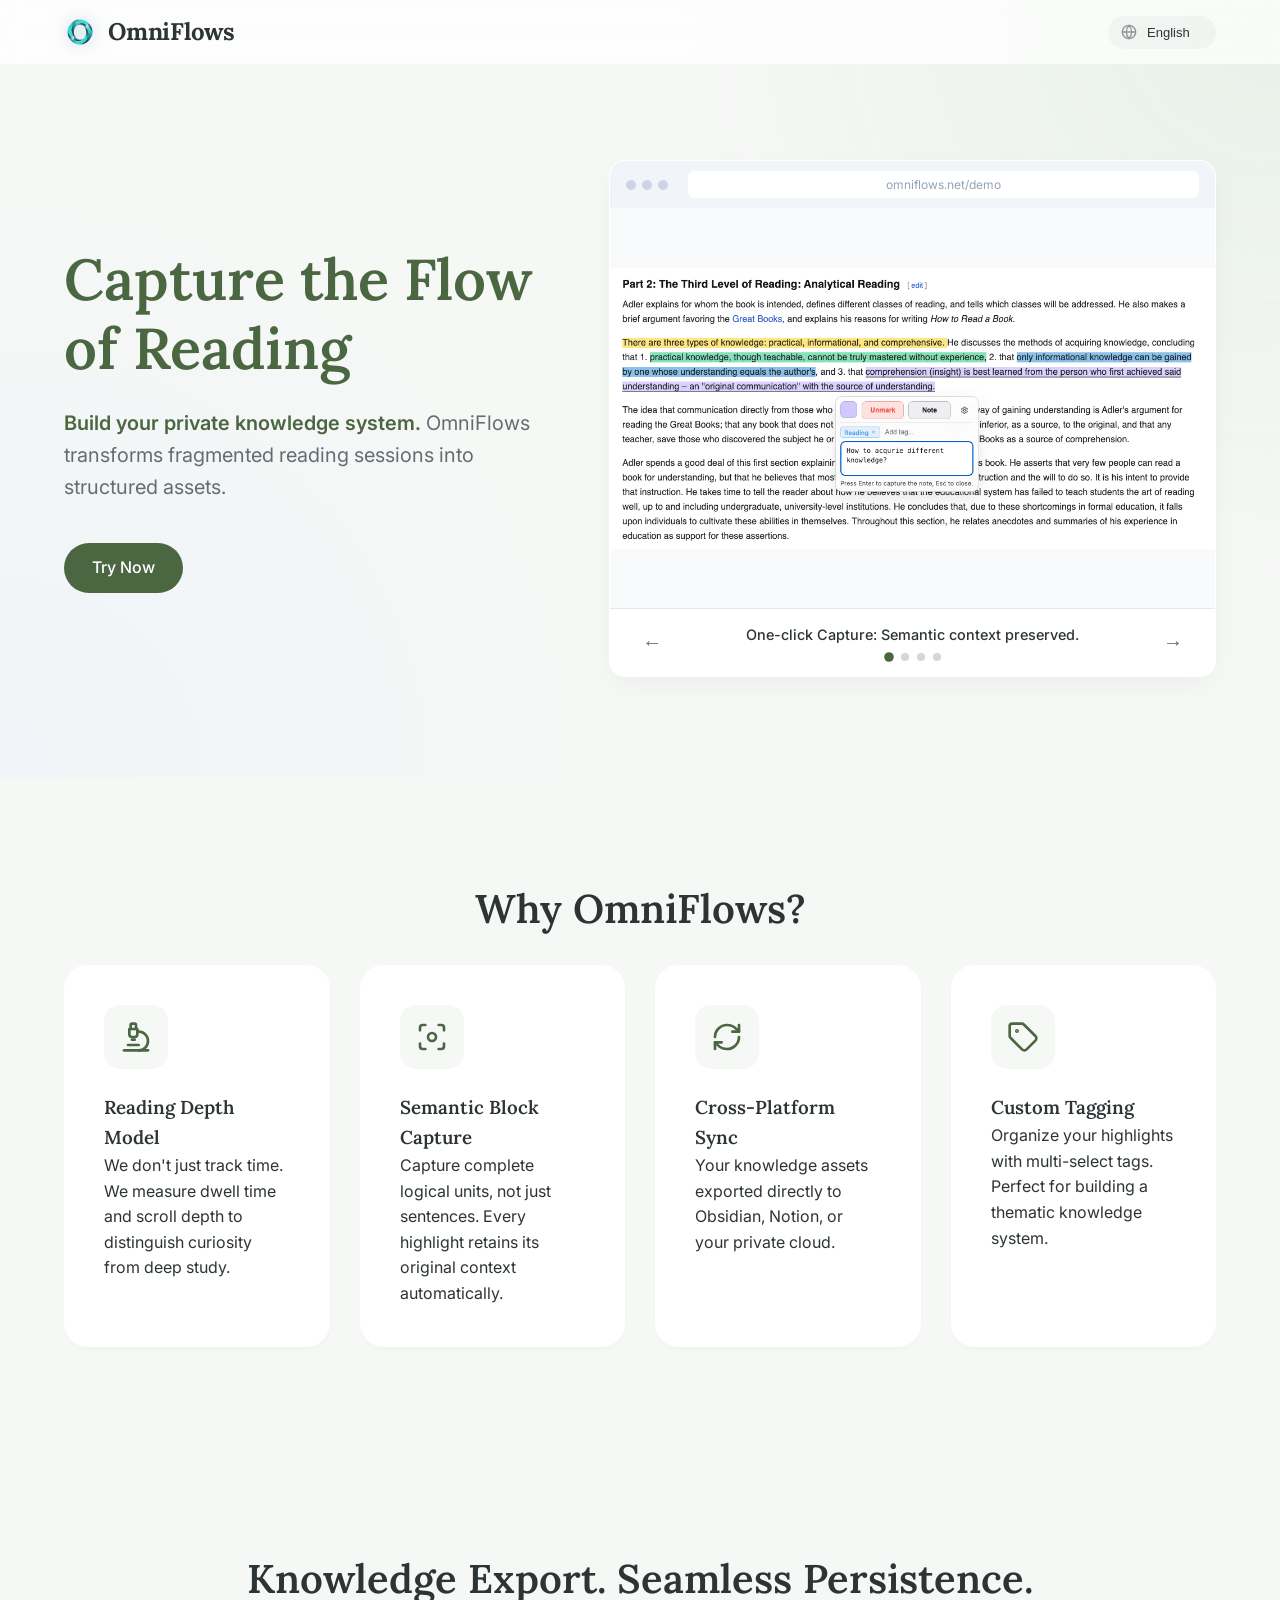
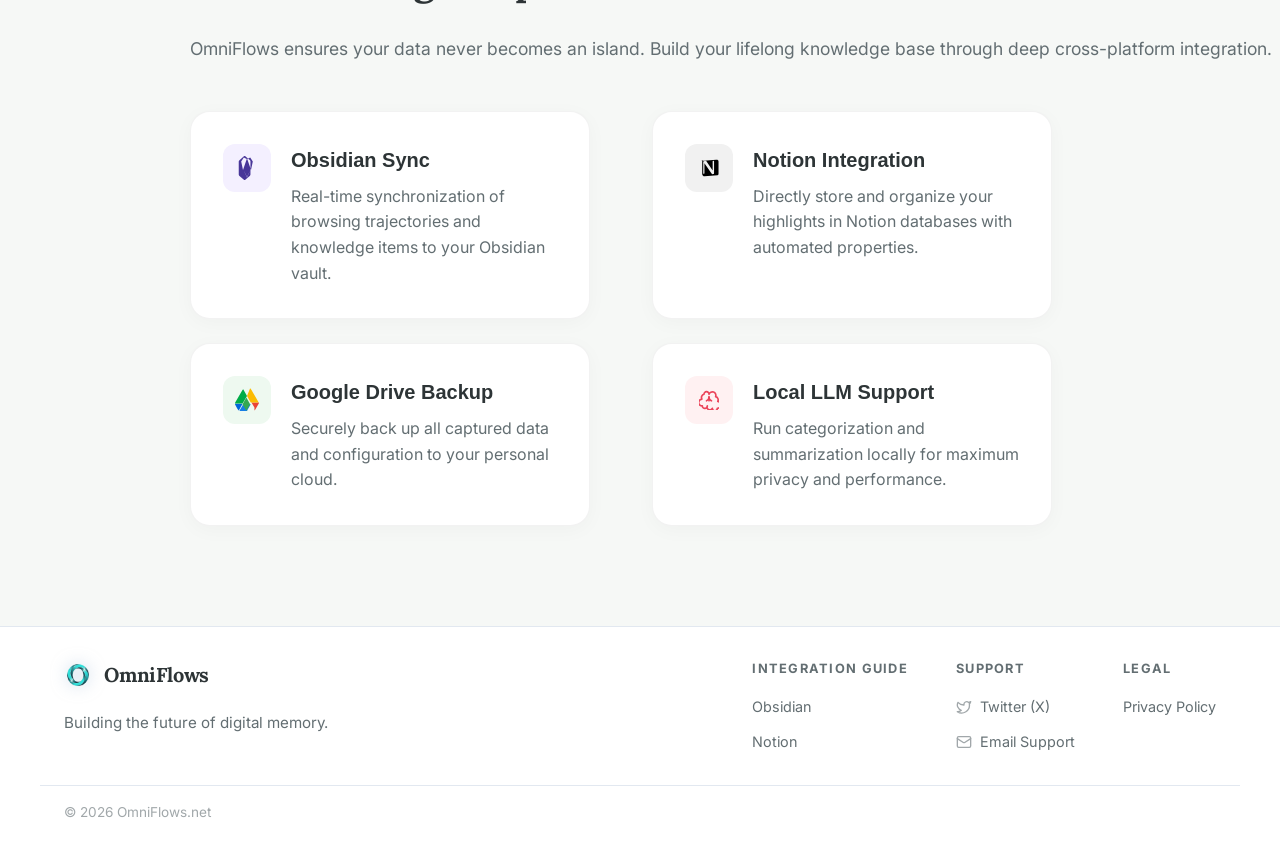
<file: index.html>
<!DOCTYPE html>
<html lang='en'>

<head>
    <meta charset='UTF-8'>
    <meta name='viewport' content='width=device-width, initial-scale=1.0'>
    <title>OmniFlows - Capture the Flow of Reading</title>
    <meta name='description'
        content='Turn fragmented reading behavior into structured knowledge with OmniFlows. Semantic capture, reading depth analysis, and seamless integration.'>
    <link rel="icon" type="image/png" sizes="180x180" href="img/icon-180.png">
    <link rel="icon" type="image/png" sizes="128x128" href="img/icon-128.png">
    <link rel="icon" type="image/png" sizes="32x32" href="img/icon-32.png">
    <link rel="icon" type="image/png" sizes="16x16" href="img/icon-16.png">
    <link rel='stylesheet' href='index.css'>
    <!-- Google tag (gtag.js) -->
    <script async src="https://www.googletagmanager.com/gtag/js?id=G-EJB6GE2WNC"></script>
    <script>
        window.dataLayer = window.dataLayer || [];
        function gtag() { dataLayer.push(arguments); }
        gtag('js', new Date());

        gtag('config', 'G-EJB6GE2WNC');
    </script>
</head>

<body>
    <nav class='glass sticky-nav'>
        <div class='container nav-content'>
            <div class='logo'>
                <img src='./img/icon-180.png' alt='OmniFlows Logo' class='logo-img'>
                <span class='heading-serif'>OmniFlows</span>
            </div>
            <div class='nav-links'>
                <div class='lang-wrapper'>
                    <svg xmlns='http://www.w3.org/2000/svg' width='16' height='16' viewBox='0 0 24 24' fill='none'
                        stroke='currentColor' stroke-width='2' stroke-linecap='round' stroke-linejoin='round'
                        class='lang-icon'>
                        <circle cx='12' cy='12' r='10' />
                        <line x1='2' y1='12' x2='22' y2='12' />
                        <path
                            d='M12 2a15.3 15.3 0 0 1 4 10 15.3 15.3 0 0 1-4 10 15.3 15.3 0 0 1-4-10 15.3 15.3 0 0 1 4-10z' />
                    </svg>
                    <select class='language-select' id='language-select' aria-label='Language'>
                        <option value='en'>English</option>
                        <option value='de'>Deutsch</option>
                        <option value='fr'>Français</option>
                        <option value='zh-CN'>简体中文</option>
                        <option value='zh-TW'>繁體中文</option>
                        <option value='ja'>日本語</option>
                    </select>
                </div>
            </div>
        </div>
    </nav>
    <header class='hero'>
        <div class='container hero-grid'>
            <div class='hero-text animate-fade-in'>
                <h1 data-i18n='heroTitle'>Capture the Flow of Reading</h1>
                <p class='subtitle' data-i18n='heroSub'>Build your private knowledge system. OmniFlows transforms
                    fragmented reading sessions into structured assets.</p>
                <div class='hero-btns'><a href='https://chromewebstore.google.com/detail/omniflows/'
                        class='btn btn-primary' data-i18n='ctaLearnMore'>Try Now</a></div>
            </div>
            <div id='demo' class='hero-demo animate-fade-in delay-1'>
                <div class='demo-display'>
                    <div class='demo-window glass' id='demo-window'>
                        <button class='theater-close' id='theater-close' aria-label='Exit Fullscreen'>&times;</button>
                        <div class='demo-header'>
                            <div class='dots'><span></span><span></span><span></span></div>
                            <div class='url-bar'>omniflows.net/demo</div>
                        </div>
                        <div class='demo-content'>
                            <div class='demo-slide-container' id='demo-slides'>
                                <div class='demo-slide active' id='slide-1'><img
                                        src='omniflwos_screenshot/capture-0.jpg' alt='Select to capture'></div>
                                <div class='demo-slide' id='slide-2'><img src='omniflwos_screenshot/option-1.jpg'
                                        alt='Knowledge Review'></div>
                                <div class='demo-slide' id='slide-3'><img src='omniflwos_screenshot/popup-view.jpg'
                                        alt='AI Insights'></div>
                                <div class='demo-slide' id='slide-4'><img src='omniflwos_screenshot/timeline.jpg'
                                        alt='Integrations'></div>
                            </div>
                        </div>
                        <div class='demo-controls'>
                            <button id='prev-slide'>←</button>
                            <div class='controls-center'>
                                <div class='demo-captions' id='demo-captions'>
                                    <div class='control-caption active' data-i18n='demoCapture'>One-click Capture:
                                        Semantic context preserved.</div>
                                    <div class='control-caption' data-i18n='demoReview'>Knowledge Review: Daily insights
                                        generated by AI.</div>
                                    <div class='control-caption' data-i18n='demoInsight'>Daily Digest: AI-driven themes
                                        and takeaways.</div>
                                    <div class='control-caption' data-i18n='demoSync'>Seamless Sync: Obsidian, Notion &
                                        Google Drive.</div>
                                </div>
                                <div class='slide-dots' id='slide-pips'></div>
                            </div>
                            <button id='next-slide'>→</button>
                        </div>
                    </div>
                </div>
            </div>
        </div>
    </header>
    <section class='cases' id='cases'>
        <div class='container'>
            <h2 class='section-title animate-fade-in' data-i18n='whyOmniFlows'>Why OmniFlows?</h2>
            <div class='case-grid'>
                <div class='case-card animate-fade-in delay-1'>
                    <div class='icon-wrapper'><svg xmlns='http://www.w3.org/2000/svg' width='32' height='32'
                            viewBox='0 0 24 24' fill='none' stroke='currentColor' stroke-width='2'
                            stroke-linecap='round' stroke-linejoin='round' class='lucide lucide-microscope'>
                            <path d='M6 18h8' />
                            <path d='M3 22h18' />
                            <path d='M14 22a7 7 0 1 0 0-14h-1' />
                            <path d='M9 14h2' />
                            <path d='M9 12a2 2 0 0 1-2-2V6h6v4a2 2 0 0 1-2 2Z' />
                            <path d='M12 6V3a1 1 0 0 0-1-1H9a1 1 0 0 0-1 1v3' />
                        </svg></div>
                    <h3 data-i18n='case1Title'>Reading Depth Model</h3>
                    <p data-i18n='case1Text'>We don't just track time. We measure dwell time and scroll depth to
                        distinguish curiosity from deep study.</p>
                </div>
                <div class='case-card animate-fade-in delay-2'>
                    <div class='icon-wrapper'><svg xmlns='http://www.w3.org/2000/svg' width='32' height='32'
                            viewBox='0 0 24 24' fill='none' stroke='currentColor' stroke-width='2'
                            stroke-linecap='round' stroke-linejoin='round' class='lucide lucide-focus'>
                            <circle cx='12' cy='12' r='3' />
                            <path d='M3 7V5a2 2 0 0 1 2-2h2' />
                            <path d='M17 3h2a2 2 0 0 1 2 2v2' />
                            <path d='M21 17v2a2 2 0 0 1-2 2h-2' />
                            <path d='M7 21H5a2 2 0 0 1-2-2v-2' />
                        </svg></div>
                    <h3 data-i18n='case2Title'>Semantic Block Capture</h3>
                    <p data-i18n='case2Text'>Capture complete logical units, not just sentences. Every highlight retains
                        its original context automatically.</p>
                </div>
                <div class='case-card animate-fade-in delay-3'>
                    <div class='icon-wrapper'><svg xmlns='http://www.w3.org/2000/svg' width='32' height='32'
                            viewBox='0 0 24 24' fill='none' stroke='currentColor' stroke-width='2'
                            stroke-linecap='round' stroke-linejoin='round' class='lucide lucide-refresh-cw'>
                            <path d='M3 12a9 9 0 0 1 9-9 9.75 9.75 0 0 1 6.74 2.74L21 8' />
                            <path d='M21 3v5h-5' />
                            <path d='M21 12a9 9 0 0 1-9 9 9.75 9.75 0 0 1-6.74-2.74L3 16' />
                            <path d='M3 21v-5h5' />
                        </svg></div>
                    <h3 data-i18n='case3Title'>Cross-Platform Sync</h3>
                    <p data-i18n='case3Text'>Your knowledge assets exported directly to Obsidian, Notion, or your
                        private cloud.</p>
                </div>
                <div class='case-card animate-fade-in delay-4'>
                    <div class='icon-wrapper'><svg xmlns='http://www.w3.org/2000/svg' width='32' height='32'
                            viewBox='0 0 24 24' fill='none' stroke='currentColor' stroke-width='2'
                            stroke-linecap='round' stroke-linejoin='round'>
                            <path
                                d='M12.586 2.586A2 2 0 0 0 11.172 2H4a2 2 0 0 0-2 2v7.172a2 2 0 0 0 .586 1.414l8.704 8.704a2.426 2.426 0 0 0 3.42 0l6.579-6.579a2.426 2.426 0 0 0 0-3.42z' />
                            <circle cx='7.5' cy='7.5' r='.5' fill='currentColor' />
                        </svg></div>
                    <h3 data-i18n='case4Title'>Custom Tagging</h3>
                    <p data-i18n='case4Text'>Organize your highlights with multi-select tags. Perfect for building a
                        thematic knowledge system.</p>
                </div>
            </div>
        </div>
    </section>
    <section class='integrations' id='integrations'>
        <div class='container text-center'>
            <h2 class='section-title' data-i18n='integHeader'>Knowledge Export. Seamless Persistence.</h2>
            <p class='section-subtext mx-auto' data-i18n='integSub'>OmniFlows ensures your data never becomes an island.
                Build your lifelong knowledge base through deep cross-platform integration.</p>
            <div class='integ-row'>
                <div class='integ-item card animate-fade-in delay-1'>
                    <div class='integ-icon-small obsidian-color'><svg xmlns='http://www.w3.org/2000/svg'
                            viewBox='0 0 24 24' width='24' height='24'>
                            <path
                                d='M9.44 0a.705.705 0 0 0-.54.23L4.2 4.4a1.49 1.49 0 0 0-.46 1.07v13.06c0 .41.16.8.46 1.1l4.7 4.14a1.05 1.05 0 0 0 1.4 0l4.7-4.14c.3-.3.46-.69.46-1.1V5.47c0-.41-.16-.8-.46-1.1L10.3.23a.705.705 0 0 0-.86-.23zM8.8 1.4L11.75 3 8 13.9 6.2 5.5l2.6-4.1zm6.4 0L17.8 5.5 16 13.9 12.25 3 15.2 1.4zM8.8 14.5l3.2 6.5 3.2-6.5L12 21.5 8.8 14.5z'
                                fill='currentColor' />
                        </svg></div>
                    <div class='integ-info text-left'>
                        <h3 data-i18n='integ1Title'>Obsidian Sync</h3>
                        <p data-i18n='integ1Text'>Real-time synchronization of browsing trajectories and knowledge items
                            to your Obsidian vault.</p>
                    </div>
                </div>
                <div class='integ-item card animate-fade-in delay-2'>
                    <div class='integ-icon-small notion-color'><svg xmlns='http://www.w3.org/2000/svg'
                            viewBox='0 0 24 24' width='24' height='24'>
                            <path
                                d='M4.459 4.208c.746.606 1.026.56 2.428.466l12.214-.84c1.213-.093 1.493.093 1.866.42l.093.093c.373.373.466.746.466 1.12v12.404c0 .84-.28 1.213-.933 1.493l-13.055.84c-.746.047-1.12-.139-1.493-.513l-.28-.28c-.373-.373-.559-.79-.559-1.306V5.421c0-.653.28-1.026.753-1.213zm1.772 1.261v11.937c0 .28.187.373.466.373h.093c.373 0 .466-.093.56-.373l.093-.373v-9.699l7.091 10.169c.42.56.746.7 1.213.653l.42-.047c.56-.047.886-.42.886-.98V5.376c0-.373-.187-.56-.56-.56h-.28c-.373 0-.56.187-.56.513v9.093l-6.251-9.281c-.42-.513-.746-.746-1.26-.653l-.324.047c-.28.047-.506.241-.588.835z'
                                fill='currentColor' />
                        </svg></div>
                    <div class='integ-info text-left'>
                        <h3 data-i18n='integ4Title'>Notion Integration</h3>
                        <p data-i18n='integ4Text'>Directly store and organize your highlights in Notion databases with
                            automated properties.</p>
                    </div>
                </div>
                <div class='integ-item card animate-fade-in delay-3'>
                    <div class='integ-icon-small drive-color'><svg xmlns='http://www.w3.org/2000/svg'
                            viewBox='0 0 87.3 78' width='24' height='24'>
                            <path
                                d='m6.6 66.85 3.85 6.65c.8 1.4 1.95 2.5 3.3 3.3l13.75-23.8h-27.5c0 1.55.4 3.1 1.25 4.5z'
                                fill='#0066da' />
                            <path
                                d='m43.65 24.1-13.75-23.8c-1.35.8-2.5 1.9-3.3 3.3l-25.35 43.9c-.85 1.45-1.25 3-1.25 4.5l27.5.05z'
                                fill='#00ac47' />
                            <path
                                d='m70.7 76.8c1.35-.8 2.5-1.9 3.3-3.3l12.05-20.85c.8-1.4 1.25-3 1.25-4.55h-27.5l-.05.1 10.95 18.25z'
                                fill='#ea4335' />
                            <path
                                d='m43.65 24.1 13.75 23.8h27.45c0-1.55-.4-3.1-1.25-4.55l-25.35-43.9c-.8-1.4-1.95-2.5-3.3-3.3z'
                                fill='#fbbc04' />
                            <path
                                d='m43.65 77.95 13.75-23.8h-27.5l-13.75 23.8c1.35.8 2.9 1.2 4.55 1.2h21.5c1.6 0 3.1-.4 4.45-1.2z'
                                fill='#167ee6' />
                            <path d='m27.5 54.15 13.75 23.8 13.75-23.8-13.75-23.8z' fill='#34a853' />
                        </svg></div>
                    <div class='integ-info text-left'>
                        <h3 data-i18n='integ2Title'>Google Drive Backup</h3>
                        <p data-i18n='integ2Text'>Securely back up all captured data and configuration to your personal
                            cloud.</p>
                    </div>
                </div>
                <div class='integ-item card animate-fade-in delay-4'>
                    <div class='integ-icon-small ai-color'><svg xmlns='http://www.w3.org/2000/svg' width='20'
                            height='20' viewBox='0 0 24 24' fill='none' stroke='currentColor' stroke-width='2'
                            stroke-linecap='round' stroke-linejoin='round' class='lucide lucide-brain'>
                            <path
                                d='M12 5a3 3 0 1 0-5.997.125 4 4 0 0 0-2.526 5.77 4 4 0 0 0 .52 8.21 3 3 0 1 0 5.996-.124A3 3 0 1 0 16 22a3 3 0 1 0 5.996-.124 4 4 0 0 0 .52-8.21 4 4 0 0 0-2.526-5.77A3 3 0 1 0 12 5Z' />
                            <path d='M9 13a4.5 4.5 0 0 0 3-4' />
                            <path d='M15 13a4.5 4.5 0 0 1-3-4' />
                            <path d='M12 13V8' />
                        </svg></div>
                    <div class='integ-info text-left'>
                        <h3 data-i18n='integ3Title'>Local LLM Support</h3>
                        <p data-i18n='integ3Text'>Run categorization and summarization locally for maximum privacy and
                            performance.</p>
                    </div>
                </div>
            </div>
        </div>
    </section>
    <footer>
        <div class='container footer-top'>
            <div class='footer-brand'>
                <div class='logo'>
                    <img src='./img/icon-180.png' alt='OmniFlows Logo' class='logo-img'>
                    <span class='heading-serif'>OmniFlows</span>
                </div>
                <p class='footer-tagline' data-i18n='footerTagline'>Building the future of digital memory.</p>
            </div>
            <div class='footer-info'>
                <div class='footer-group'>
                    <span class='footer-group-title' data-i18n='footerResources'>Integration Guide</span>
                    <a href='obsidian-setup.html' class='footer-contact-item'
                        data-i18n='footerObsidianGuide'>Obsidian</a>
                    <a href='notion-setup.html' class='footer-contact-item' data-i18n='footerNotionGuide'>Notion</a>
                </div>
                <div class='footer-group'>
                    <span class='footer-group-title' data-i18n='footerSupport'>Support</span>
                    <a href='https://x.com/omniflows_net' target='_blank' class='footer-contact-item'>
                        <svg xmlns='http://www.w3.org/2000/svg' viewBox='0 0 24 24' fill='none' stroke='currentColor'
                            stroke-width='2' stroke-linecap='round' stroke-linejoin='round'>
                            <path
                                d='M22 4s-.7 2.1-2 3.4c1.6 10-9.4 17.3-18 11.6 2.2.1 4.4-.6 6-2C3 15.5.5 9.6 3 5c2.2 2.6 5.6 4.1 9 4-.9-4.2 4-6.6 7-3.8 1.1 0 3-1.2 3-1.2z' />
                        </svg>
                        <span>Twitter (X)</span>
                    </a>
                    <a href='mailto:support@omniflows.net' class='footer-contact-item'>
                        <svg xmlns='http://www.w3.org/2000/svg' viewBox='0 0 24 24' fill='none' stroke='currentColor'
                            stroke-width='2' stroke-linecap='round' stroke-linejoin='round'>
                            <rect width='20' height='16' x='2' y='4' rx='2' />
                            <path d='m22 7-8.97 5.7a1.94 1.94 0 0 1-2.06 0L2 7' />
                        </svg>
                        <span>Email Support</span>
                    </a>
                </div>
                <div class='footer-group'>
                    <span class='footer-group-title' data-i18n='footerLegal'>Legal</span>
                    <a href='privacy.html' class='footer-contact-item' data-i18n='footerPrivacy'>
                        <svg xmlns='http://www.w3.org/2000/svg' viewBox='0 0 24 24' fill='none' stroke='currentColor'
                            stroke-width='2' stroke-linecap='round' stroke-linejoin='round'>
                            <path d='M12 22s8-4 8-10V5l-8-3-8 3v7c0 6 8 10 8 10z' />
                        </svg>
                        <span>Privacy Policy</span>
                    </a>
                </div>
            </div>
        </div>
        <div class='container footer-bottom'>
            <p class='copyright'>&copy; 2026 OmniFlows.net</p>
            <script src="demo.js"></script>
            <script src="i18n.js"></script>
            <script>
                // Track CTA Clicks
                document.querySelectorAll('.btn-primary').forEach(btn => {
                    btn.addEventListener('click', (e) => {
                        const text = e.target.innerText || e.target.getAttribute('data-i18n');
                        trackEvent('cta_click', {
                            button_name: text,
                            target_url: e.target.href
                        });
                    });
                });

                // Track Social/Contact Links
                document.querySelectorAll('.footer-contact-item').forEach(link => {
                    link.addEventListener('click', (e) => {
                        const href = link.getAttribute('href');
                        if (!href) return;
                        const type = href.startsWith('mailto:') ? 'email' : (href.includes('privacy.html') ? 'privacy' : 'social');
                        trackEvent('link_click', {
                            link_type: type,
                            target_url: href
                        });
                    });
                });

                // Track Dwell Time Milestones
                const milestones = [
                    { time: 30000, label: '30s' },
                    { time: 60000, label: '60s' },
                    { time: 180000, label: '3m' }
                ];
                milestones.forEach(m => {
                    setTimeout(() => {
                        trackEvent('time_on_page', { duration: m.label });
                    }, m.time);
                });
            </script>
</body>

</html>
</file>
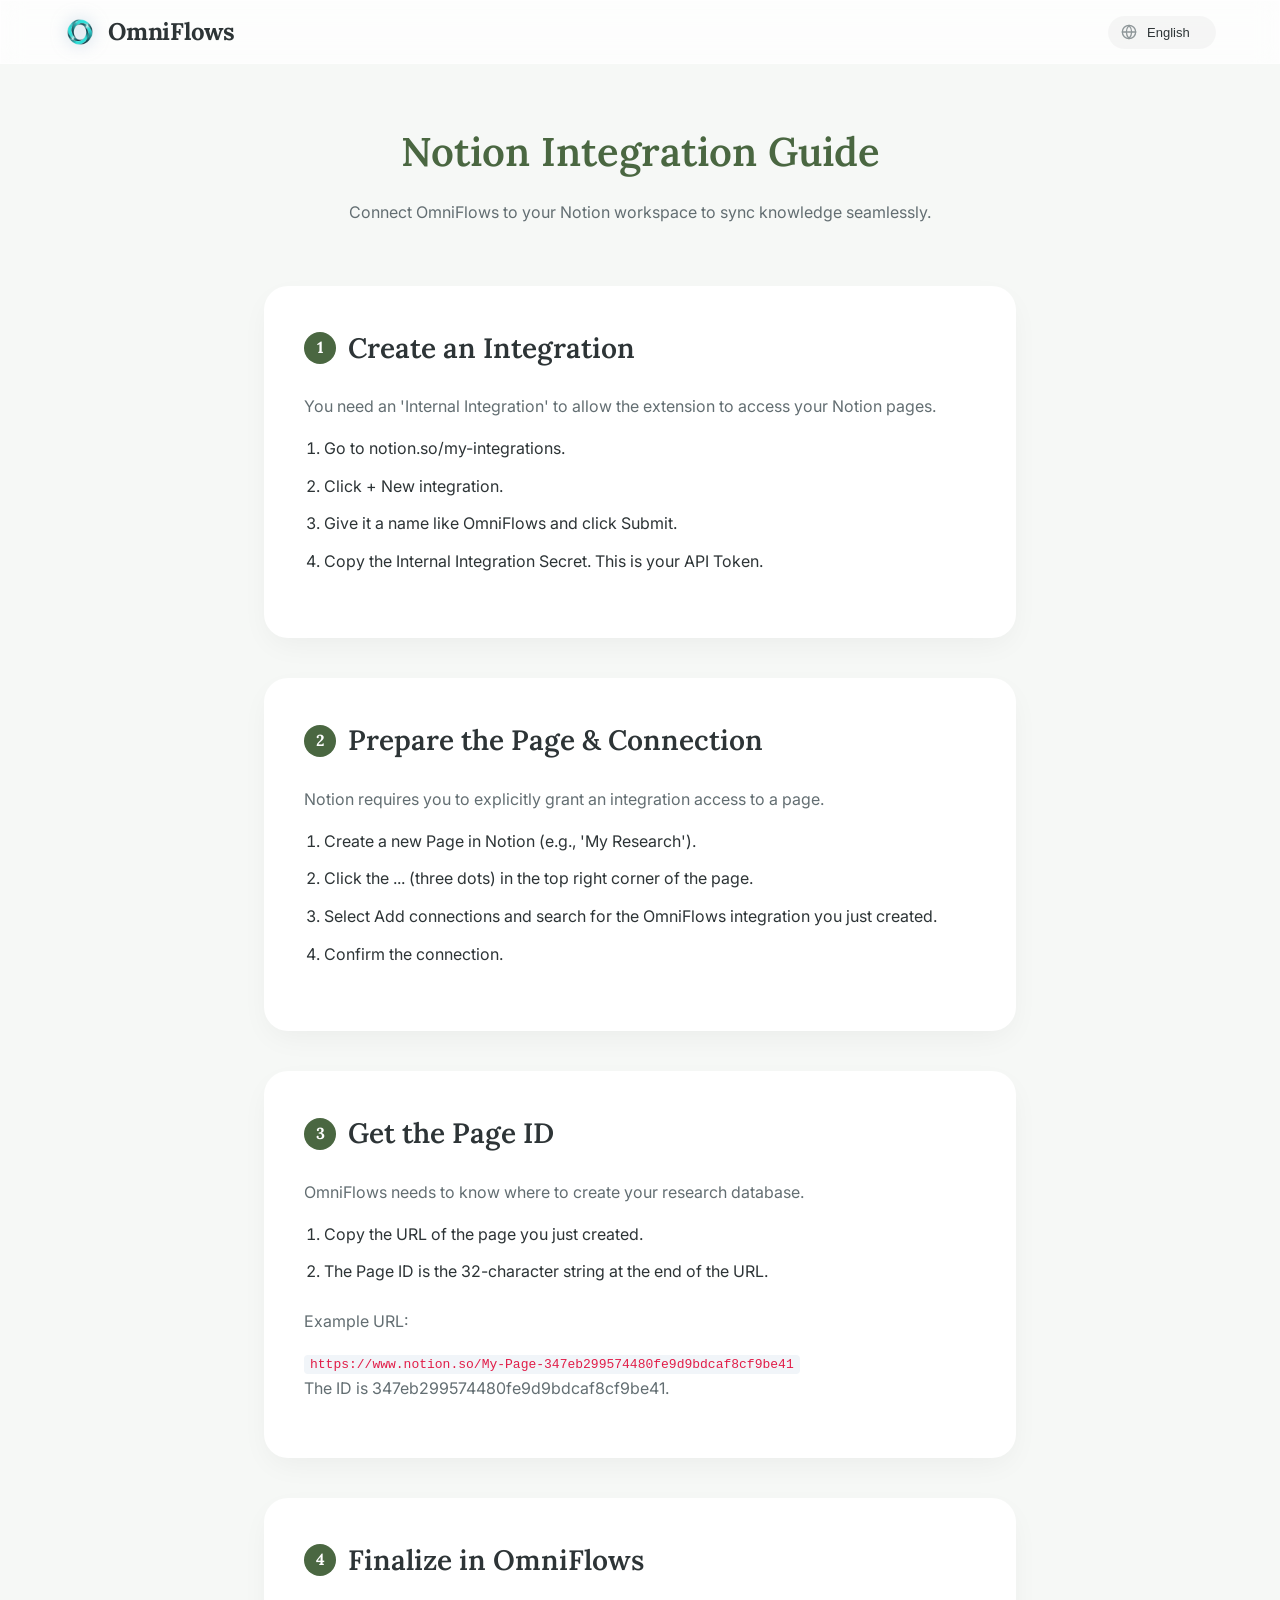
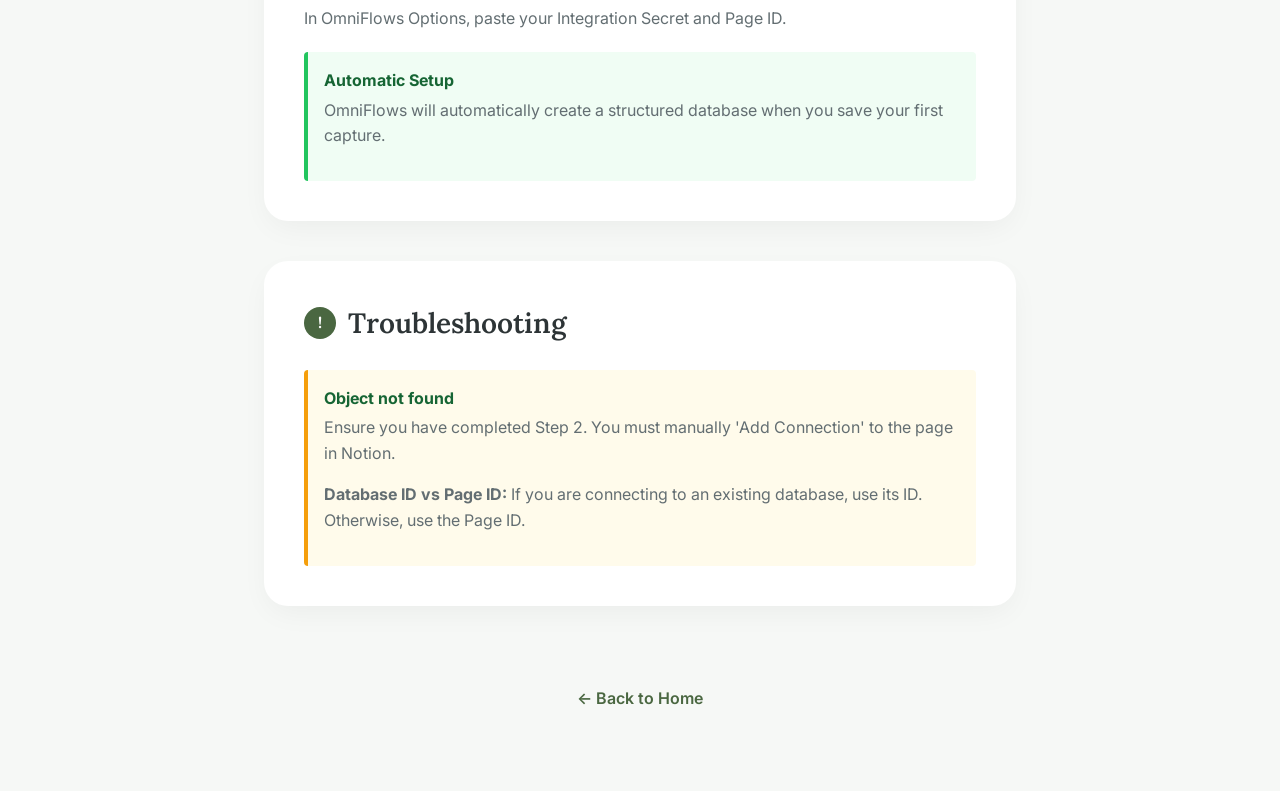
<file: notion-setup.html>
<!DOCTYPE html>
<html lang="en">

<head>
    <meta charset="UTF-8">
    <meta name="viewport" content="width=device-width, initial-scale=1.0">
    <title data-i18n="notionTitle">Notion Integration Setup - OmniFlows</title>
    <link rel="stylesheet" href="index.css">
    <!-- Google tag (gtag.js) -->
    <script async src="https://www.googletagmanager.com/gtag/js?id=G-T52M4HH110"></script>
    <script>
        window.dataLayer = window.dataLayer || [];
        function gtag() { dataLayer.push(arguments); }
        gtag('js', new Date());
        gtag('config', 'G-T52M4HH110');

        // Helper to track custom events
        function trackEvent(name, params = {}) {
            if (typeof gtag === 'function') {
                gtag('event', name, params);
            }
        }
    </script>
    <style>
        /* Setup page specific overrides */
        .setup-container {
            max-width: 800px;
            margin: 0 auto;
            padding: 120px 24px 80px;
        }

        header {
            text-align: center;
            margin-bottom: 60px;
        }

        h1 {
            font-size: 2.5rem;
            color: var(--primary-sage);
            margin-bottom: 16px;
        }

        section {
            background: var(--card-bg);
            border-radius: 24px;
            padding: 40px;
            box-shadow: var(--shadow-soft);
            margin-bottom: 40px;
        }

        h2 {
            font-size: 1.75rem;
            color: var(--text-main);
            margin-bottom: 24px;
            display: flex;
            align-items: center;
            gap: 12px;
        }

        .step-num {
            background: var(--primary-sage);
            color: white;
            width: 32px;
            height: 32px;
            border-radius: 50%;
            display: flex;
            align-items: center;
            justify-content: center;
            font-size: 1rem;
            font-weight: bold;
        }

        p {
            color: var(--text-muted);
            margin-bottom: 16px;
        }

        ul,
        ol {
            margin-bottom: 24px;
            padding-left: 20px;
        }

        li {
            margin-bottom: 12px;
        }

        code {
            background: #f1f5f9;
            padding: 2px 6px;
            border-radius: 4px;
            font-family: monospace;
            color: #e11d48;
        }

        .alert {
            background-color: #f0fdf4;
            border-left: 4px solid #22c55e;
            padding: 16px;
            margin-top: 20px;
            border-radius: 4px;
        }

        .alert-title {
            font-weight: bold;
            color: #166534;
            margin-bottom: 4px;
        }

        .trouble {
            background-color: #fffbeb;
            border-left: 4px solid #f59e0b;
            padding: 16px;
            margin-top: 20px;
            border-radius: 4px;
        }

        .footer-nav {
            margin-top: 80px;
            text-align: center;
        }

        .btn-back {
            color: var(--primary-sage);
            text-decoration: none;
            font-weight: 600;
        }
        
        .code-block {
            background: #1e293b;
            color: #f8fafc;
            padding: 16px;
            border-radius: 8px;
            font-family: monospace;
            overflow-x: auto;
            margin: 10px 0;
            font-size: 0.9rem;
        }
    </style>
</head>

<body>
    <nav class='glass sticky-nav'>
        <div class='container nav-content'>
            <a href="index.html" class='logo'>
                <img src='./img/icon-180.png' alt='OmniFlows Logo' class='logo-img'>
                <span class='heading-serif'>OmniFlows</span>
            </a>
            <div class='nav-links'>
                <div class='lang-wrapper'>
                    <svg xmlns='http://www.w3.org/2000/svg' width='16' height='16' viewBox='0 0 24 24' fill='none'
                        stroke='currentColor' stroke-width='2' stroke-linecap='round' stroke-linejoin='round'
                        class='lang-icon'>
                        <circle cx='12' cy='12' r='10' />
                        <line x1='2' y1='12' x2='22' y2='12' />
                        <path
                            d='M12 2a15.3 15.3 0 0 1 4 10 15.3 15.3 0 0 1-4 10 15.3 15.3 0 0 1-4-10 15.3 15.3 0 0 1 4-10z' />
                    </svg>
                    <select class='language-select' id='language-select' aria-label='Language'>
                        <option value='en'>English</option>
                        <option value='de'>Deutsch</option>
                        <option value='fr'>Français</option>
                        <option value='zh-CN'>简体中文</option>
                        <option value='zh-TW'>繁體中文</option>
                        <option value='ja'>日本語</option>
                    </select>
                </div>
            </div>
        </div>
    </nav>

    <div class="setup-container">
        <header>
            <h1 data-i18n="notionTitle">Notion Integration Guide</h1>
            <p data-i18n="notionSubtitle">Connect OmniFlows to your Notion workspace to sync knowledge seamlessly.</p>
        </header>

        <section>
            <h2>
                <div class="step-num">1</div>
                <span data-i18n="notionStep1">Create an Integration</span>
            </h2>
            <p data-i18n="notionStep1Text">You need an "Internal Integration" to allow the extension to access your Notion pages.</p>
            <ol>
                <li data-i18n="notionStep1Item1">Go to <a href="https://www.notion.so/my-integrations" target="_blank">notion.so/my-integrations</a>.</li>
                <li data-i18n="notionStep1Item2">Click <strong>+ New integration</strong>.</li>
                <li data-i18n="notionStep1Item3">Give it a name like <code>OmniFlows</code> and click <strong>Submit</strong>.</li>
                <li data-i18n="notionStep1Item4">Copy the <strong>Internal Integration Secret</strong>. This is your API Token.</li>
            </ol>
        </section>

        <section>
            <h2>
                <div class="step-num">2</div>
                <span data-i18n="notionStep2">Prepare the Page & Connection</span>
            </h2>
            <p data-i18n="notionStep2Text">Notion requires you to explicitly grant an integration access to a page.</p>
            <ol>
                <li data-i18n="notionStep2Item1">Create a new Page in Notion (e.g., "My Research").</li>
                <li data-i18n="notionStep2Item2">Click the **...** (three dots) in the top right corner of the page.</li>
                <li data-i18n="notionStep2Item3">Select <strong>Add connections</strong> and search for the <code>OmniFlows</code> integration you just created.</li>
                <li data-i18n="notionStep2Item4">Confirm the connection.</li>
            </ol>
        </section>

        <section>
            <h2>
                <div class="step-num">3</div>
                <span data-i18n="notionStep3">Get the Page ID</span>
            </h2>
            <p data-i18n="notionStep3Text">OmniFlows needs to know where to create your research database.</p>
            <ol>
                <li data-i18n="notionStep3Item1">Copy the URL of the page you just created.</li>
                <li data-i18n="notionStep3Item2">The Page ID is the <strong>32-character string</strong> at the end of the URL.</li>
            </ol>
            <p data-i18n="notionExampleUrl">Example URL:</p>
            <code>https://www.notion.so/My-Page-347eb299574480fe9d9bdcaf8cf9be41</code><br>
            <p data-i18n="notionExampleId">The ID is <code>347eb299574480fe9d9bdcaf8cf9be41</code>.</p>
        </section>

        <section>
            <h2>
                <div class="step-num">4</div>
                <span data-i18n="notionStep4">Finalize in OmniFlows</span>
            </h2>
            <p data-i18n="notionStep4Text">In OmniFlows Options, paste your <strong>Integration Secret</strong> and <strong>Page ID</strong>.</p>
            <div class="alert">
                <div class="alert-title" data-i18n="notionAutoSetupTitle">Automatic Setup</div>
                <p data-i18n="notionAutoSetupText">OmniFlows will automatically create a structured database (with tags, properties, and summaries) on that page when you save your first capture.</p>
            </div>
        </section>

        <section>
            <h2>
                <div class="step-num">!</div>
                <span data-i18n="troubleshootingTitle">Troubleshooting</span>
            </h2>
            <div class="trouble">
                <div class="alert-title" data-i18n="notionTrouble1Title">"Object not found"</div>
                <p data-i18n="notionTrouble1Text1">Ensure you have completed <strong>Step 2</strong>. Even if you have the correct API Key, you must manually "Add Connection" to the specific page in Notion.</p>
                
                <p><strong data-i18n="notionTrouble2Title">Database ID vs Page ID:</strong> <span data-i18n="notionTrouble2Text1">If you are connecting to an <em>existing</em> database, use its ID. If connecting to a page, use the Page ID and let OmniFlows create the database for you.</span></p>
            </div>
        </section>

        <div class="footer-nav">
            <a href="index.html" class="btn-back" data-i18n="backToHome">← Back to Home</a>
        </div>
    </div>
    <script src="i18n.js"></script>
</body>

</html>
</file>
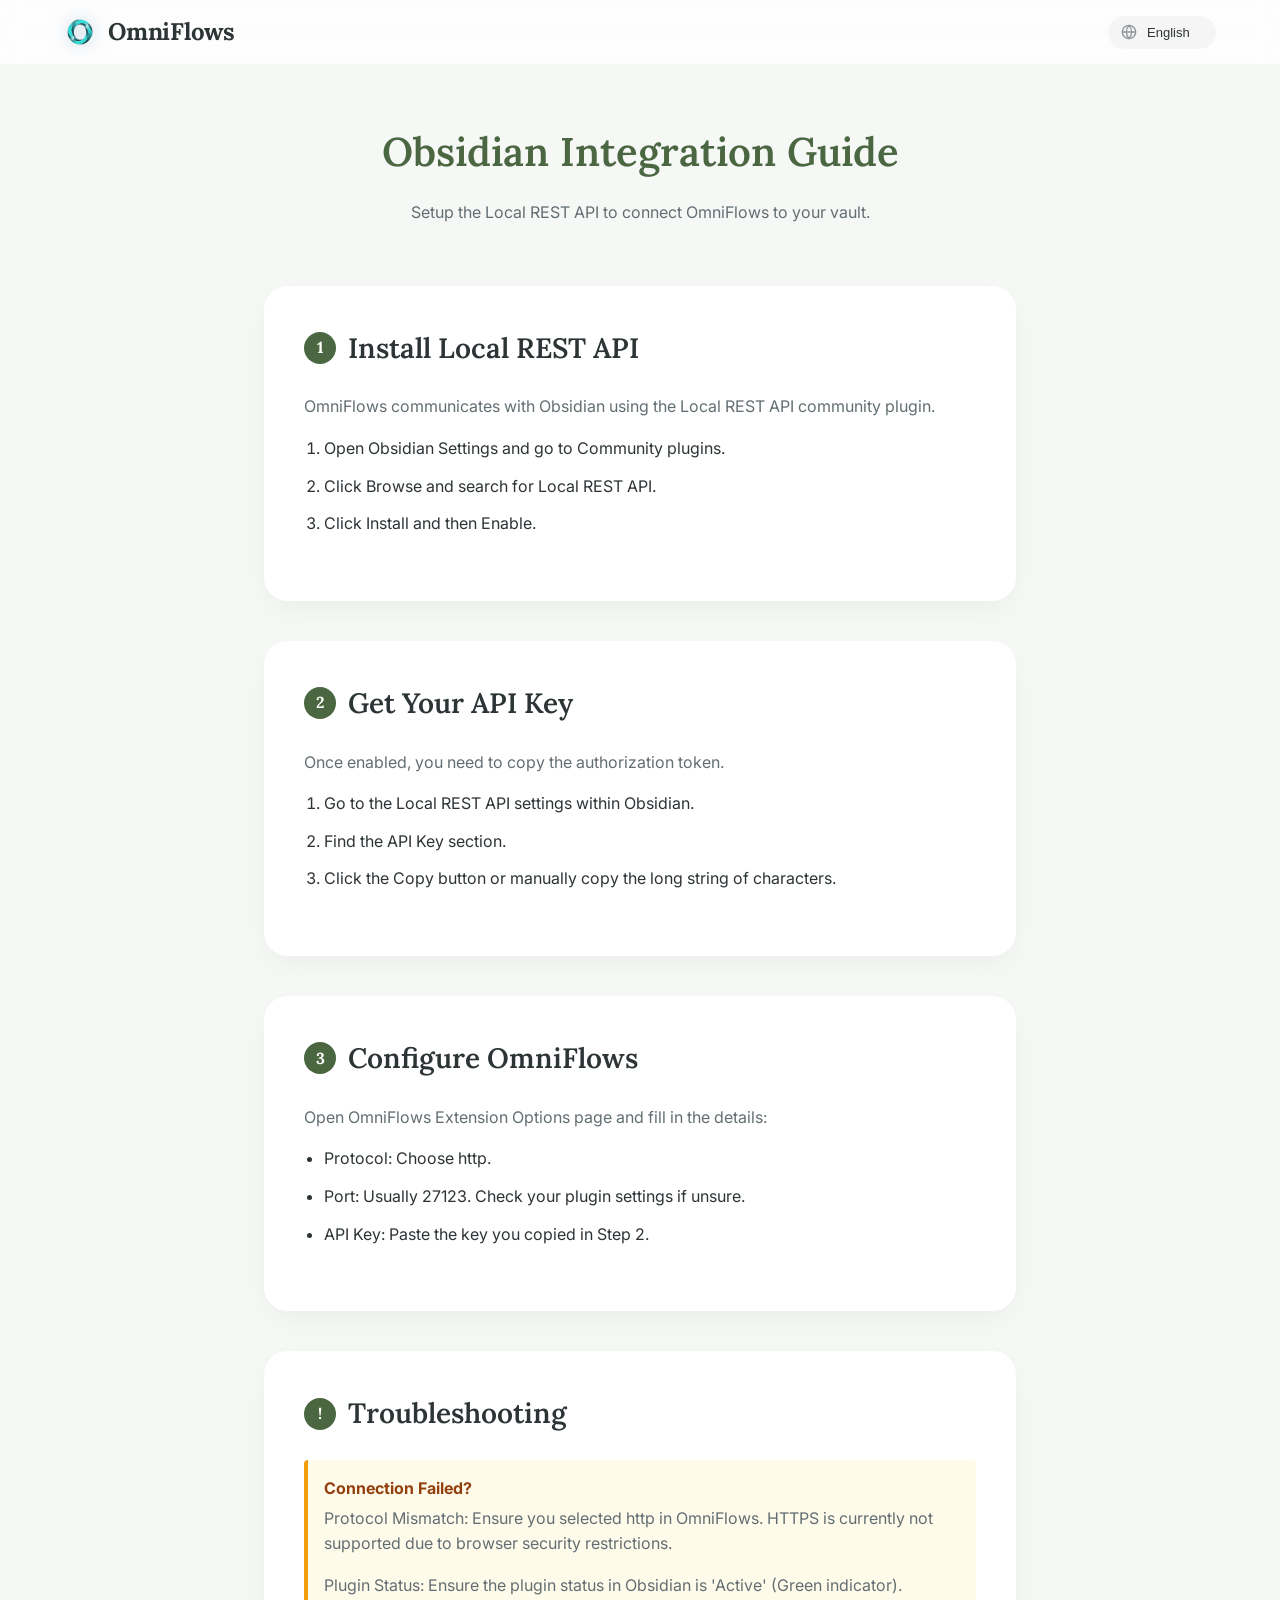
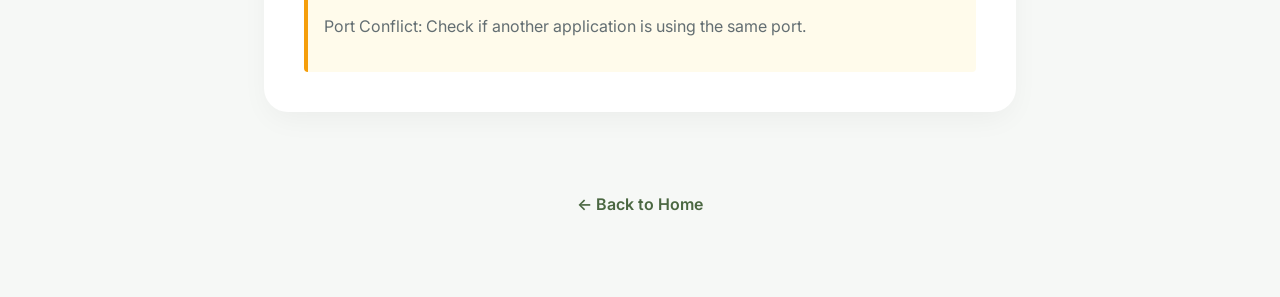
<file: obsidian-setup.html>
<!DOCTYPE html>
<html lang="en">

<head>
    <meta charset="UTF-8">
    <meta name="viewport" content="width=device-width, initial-scale=1.0">
    <title data-i18n="obsidianTitle">Obsidian Integration Guide - OmniFlows</title>
    <link rel="stylesheet" href="index.css">
    <!-- Google tag (gtag.js) -->
    <script async src="https://www.googletagmanager.com/gtag/js?id=G-T52M4HH110"></script>
    <script>
        window.dataLayer = window.dataLayer || [];
        function gtag() { dataLayer.push(arguments); }
        gtag('js', new Date());
        gtag('config', 'G-T52M4HH110');

        // Helper to track custom events
        function trackEvent(name, params = {}) {
            if (typeof gtag === 'function') {
                gtag('event', name, params);
            }
        }
    </script>
    <style>
        /* Setup page specific overrides */
        .setup-container {
            max-width: 800px;
            margin: 0 auto;
            padding: 120px 24px 80px;
        }

        header {
            text-align: center;
            margin-bottom: 60px;
        }

        h1 {
            font-size: 2.5rem;
            color: var(--primary-sage);
            margin-bottom: 16px;
        }

        section {
            background: var(--card-bg);
            border-radius: 24px;
            padding: 40px;
            box-shadow: var(--shadow-soft);
            margin-bottom: 40px;
        }

        h2 {
            font-size: 1.75rem;
            color: var(--text-main);
            margin-bottom: 24px;
            display: flex;
            align-items: center;
            gap: 12px;
        }

        .step-num {
            background: var(--primary-sage);
            color: white;
            width: 32px;
            height: 32px;
            border-radius: 50%;
            display: flex;
            align-items: center;
            justify-content: center;
            font-size: 1rem;
            font-weight: bold;
        }

        p {
            color: var(--text-muted);
            margin-bottom: 16px;
        }

        ul,
        ol {
            margin-bottom: 24px;
            padding-left: 20px;
        }

        li {
            margin-bottom: 12px;
        }

        code {
            background: #f1f5f9;
            padding: 2px 6px;
            border-radius: 4px;
            font-family: monospace;
            color: #e11d48;
        }

        .alert {
            background-color: #fffbeb;
            border-left: 4px solid #f59e0b;
            padding: 16px;
            margin-top: 20px;
            border-radius: 4px;
        }

        .alert-title {
            font-weight: bold;
            color: #92400e;
            margin-bottom: 4px;
        }

        .footer-nav {
            margin-top: 80px;
            text-align: center;
        }

        .btn-back {
            color: var(--primary-sage);
            text-decoration: none;
            font-weight: 600;
        }
    </style>
</head>

<body>
    <nav class='glass sticky-nav'>
        <div class='container nav-content'>
            <a href="index.html" class='logo'>
                <img src='./img/icon-180.png' alt='OmniFlows Logo' class='logo-img'>
                <span class='heading-serif'>OmniFlows</span>
            </a>
            <div class='nav-links'>
                <div class='lang-wrapper'>
                    <svg xmlns='http://www.w3.org/2000/svg' width='16' height='16' viewBox='0 0 24 24' fill='none'
                        stroke='currentColor' stroke-width='2' stroke-linecap='round' stroke-linejoin='round'
                        class='lang-icon'>
                        <circle cx='12' cy='12' r='10' />
                        <line x1='2' y1='12' x2='22' y2='12' />
                        <path
                            d='M12 2a15.3 15.3 0 0 1 4 10 15.3 15.3 0 0 1-4 10 15.3 15.3 0 0 1-4-10 15.3 15.3 0 0 1 4-10z' />
                    </svg>
                    <select class='language-select' id='language-select' aria-label='Language'>
                        <option value='en'>English</option>
                        <option value='de'>Deutsch</option>
                        <option value='fr'>Français</option>
                        <option value='zh-CN'>简体中文</option>
                        <option value='zh-TW'>繁體中文</option>
                        <option value='ja'>日本語</option>
                    </select>
                </div>
            </div>
        </div>
    </nav>

    <div class="setup-container">
        <header>
            <h1 data-i18n="obsidianTitle">Obsidian Integration Guide</h1>
            <p data-i18n="obsidianSubtitle">Setup the Local REST API to connect OmniFlows to your vault.</p>
        </header>

        <section>
            <h2>
                <div class="step-num">1</div>
                <span data-i18n="obsidianStep1">Install Local REST API</span>
            </h2>
            <p data-i18n="obsidianStep1Text">OmniFlows communicates with Obsidian using the <strong>Local REST API</strong> community plugin.</p>
            <ol>
                <li data-i18n="obsidianStep1Item1">Open Obsidian Settings and go to <strong>Community plugins</strong>.</li>
                <li data-i18n="obsidianStep1Item2">Click <strong>Browse</strong> and search for <code>Local REST API</code>.</li>
                <li data-i18n="obsidianStep1Item3">Click <strong>Install</strong> and then <strong>Enable</strong>.</li>
            </ol>
        </section>

        <section>
            <h2>
                <div class="step-num">2</div>
                <span data-i18n="obsidianStep2">Get Your API Key</span>
            </h2>
            <p data-i18n="obsidianStep2Text">Once enabled, you need to copy the authorization token.</p>
            <ol>
                <li data-i18n="obsidianStep2Item1">Go to the <strong>Local REST API</strong> settings within Obsidian.</li>
                <li data-i18n="obsidianStep2Item2">Find the <strong>API Key</strong> section.</li>
                <li data-i18n="obsidianStep2Item3">Click the <strong>Copy</strong> button or manually copy the long string of characters.</li>
            </ol>
        </section>

        <section>
            <h2>
                <div class="step-num">3</div>
                <span data-i18n="obsidianStep3">Configure OmniFlows</span>
            </h2>
            <p data-i18n="obsidianStep3Text">Open OmniFlows Extension <strong>Options</strong> page and fill in the details:</p>
            <ul>
                <li data-i18n="obsidianStep3Protocol"><strong>Protocol:</strong> Choose <code>http</code>.</li>
                <li data-i18n="obsidianStep3Port"><strong>Port:</strong> Usually <code>27123</code>. Check your plugin settings if unsure.</li>
                <li data-i18n="obsidianStep3Key"><strong>API Key:</strong> Paste the key you copied in Step 2.</li>
            </ul>
        </section>

        <section>
            <h2>
                <div class="step-num">!</div>
                <span data-i18n="troubleshootingTitle">Troubleshooting</span>
            </h2>
            <div class="alert">
                <div class="alert-title" data-i18n="obsidianTrouble1Title">Connection Failed?</div>
                <p data-i18n="obsidianTrouble1Text1">1. <strong>Protocol Mismatch:</strong> Ensure you selected <code>http</code> in OmniFlows. HTTPS is currently not supported due to browser security restrictions on local self-signed certificates.</p>
                <p data-i18n="obsidianTrouble1Text2">2. <strong>Plugin Status:</strong> Ensure the plugin status in Obsidian is "Active" (Green indicator).</p>
                <p data-i18n="obsidianTrouble1Text3">3. <strong>Port Conflict:</strong> Check if another application is using the same port.</p>
            </div>
        </section>

        <div class="footer-nav">
            <a href="index.html" class="btn-back" data-i18n="backToHome">← Back to Home</a>
        </div>
    </div>
    <script src="i18n.js"></script>
</body>

</html>
</file>
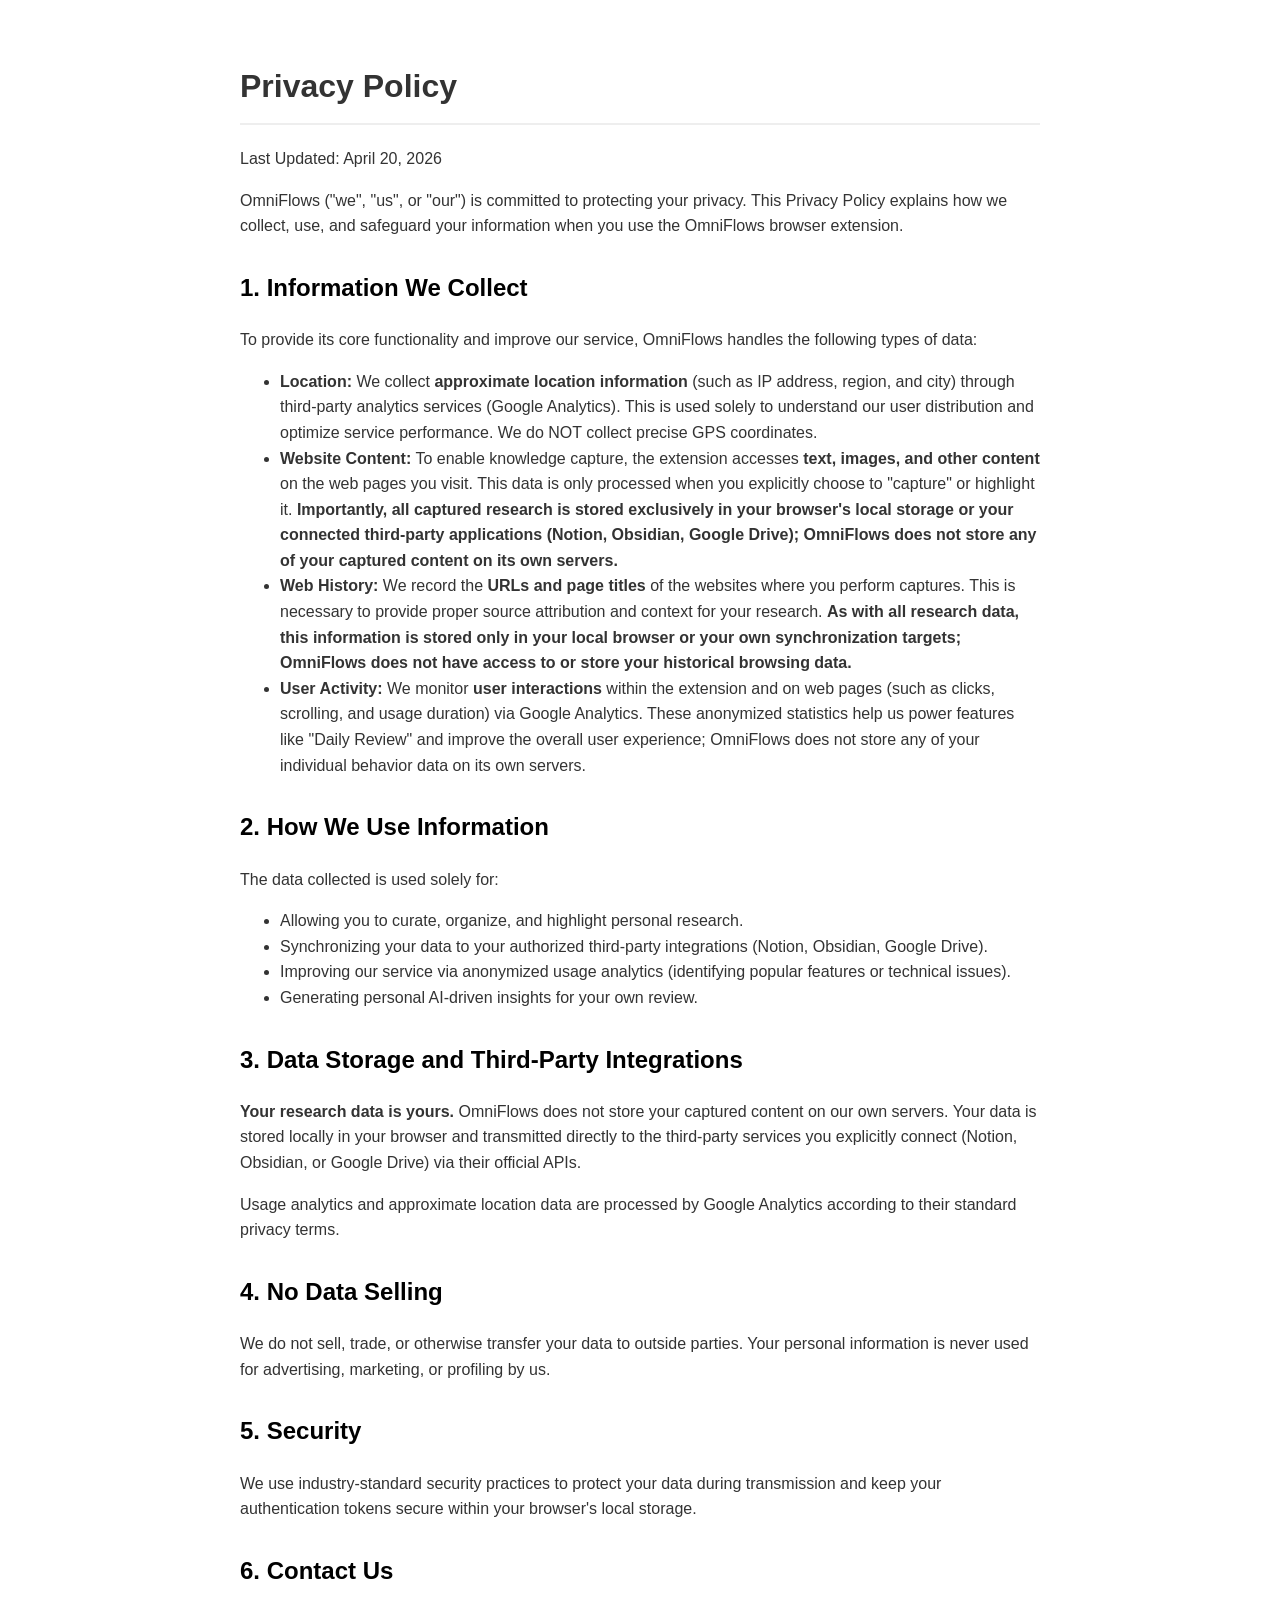
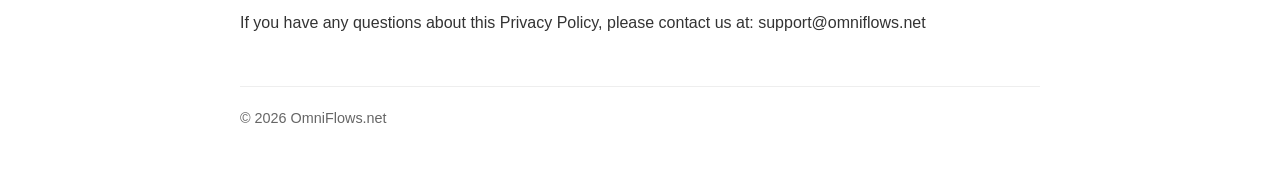
<file: privacy.html>
<!DOCTYPE html>
<html lang="en">

<head>
  <meta charset="UTF-8">
  <meta name="viewport" content="width=device-width, initial-scale=1.0">
  <title>Privacy Policy - OmniFlows</title>
  <!-- Google tag (gtag.js) -->
  <script async src="https://www.googletagmanager.com/gtag/js?id=G-T52M4HH110"></script>
  <script>
    window.dataLayer = window.dataLayer || [];
    function gtag() { dataLayer.push(arguments); }
    gtag('js', new Date());
    gtag('config', 'G-T52M4HH110');

    // Helper to track custom events
    function trackEvent(name, params = {}) {
      if (typeof gtag === 'function') {
        gtag('event', name, params);
      }
    }
  </script>
  <style>
    body {
      font-family: -apple-system, BlinkMacSystemFont, "Segoe UI", Roboto, Helvetica, Arial, sans-serif;
      line-height: 1.6;
      color: #333;
      max-width: 800px;
      margin: 0 auto;
      padding: 40px 20px;
    }

    h1 {
      border-bottom: 2px solid #eee;
      padding-bottom: 10px;
    }

    h2 {
      margin-top: 30px;
      color: #000;
    }

    .footer {
      margin-top: 50px;
      font-size: 0.9em;
      color: #666;
      border-top: 1px solid #eee;
      padding-top: 20px;
    }
  </style>
</head>

<body>
  <h1>Privacy Policy</h1>
  <p>Last Updated: April 20, 2026</p>

  <p>OmniFlows ("we", "us", or "our") is committed to protecting your privacy. This Privacy Policy explains how we
    collect, use, and safeguard your information when you use the OmniFlows browser extension.</p>

  <h2>1. Information We Collect</h2>
  <p>To provide its core functionality and improve our service, OmniFlows handles the following types of data:</p>
  <ul>
    <li><strong>Location:</strong> We collect <strong>approximate location information</strong> (such as IP address, region, and city) through third-party analytics services (Google Analytics). This is used solely to understand our user distribution and optimize service performance. We do NOT collect precise GPS coordinates.</li>
    <li><strong>Website Content:</strong> To enable knowledge capture, the extension accesses <strong>text, images, and other content</strong> on the web pages you visit. This data is only processed when you explicitly choose to "capture" or highlight it. <strong>Importantly, all captured research is stored exclusively in your browser's local storage or your connected third-party applications (Notion, Obsidian, Google Drive); OmniFlows does not store any of your captured content on its own servers.</strong></li>
    <li><strong>Web History:</strong> We record the <strong>URLs and page titles</strong> of the websites where you perform captures. This is necessary to provide proper source attribution and context for your research. <strong>As with all research data, this information is stored only in your local browser or your own synchronization targets; OmniFlows does not have access to or store your historical browsing data.</strong></li>
    <li><strong>User Activity:</strong> We monitor <strong>user interactions</strong> within the extension and on web pages (such as clicks, scrolling, and usage duration) via Google Analytics. These anonymized statistics help us power features like "Daily Review" and improve the overall user experience; OmniFlows does not store any of your individual behavior data on its own servers.</li>
  </ul>

  <h2>2. How We Use Information</h2>
  <p>The data collected is used solely for:</p>
  <ul>
    <li>Allowing you to curate, organize, and highlight personal research.</li>
    <li>Synchronizing your data to your authorized third-party integrations (Notion, Obsidian, Google Drive).</li>
    <li>Improving our service via anonymized usage analytics (identifying popular features or technical issues).</li>
    <li>Generating personal AI-driven insights for your own review.</li>
  </ul>

  <h2>3. Data Storage and Third-Party Integrations</h2>
  <p><strong>Your research data is yours.</strong> OmniFlows does not store your captured content on our own servers. Your data is stored locally in your browser and transmitted directly to the third-party services you explicitly connect (Notion, Obsidian, or Google Drive) via their official APIs.</p>
  <p>Usage analytics and approximate location data are processed by Google Analytics according to their standard privacy terms.</p>

  <h2>4. No Data Selling</h2>
  <p>We do not sell, trade, or otherwise transfer your data to outside parties. Your personal information is never used for advertising, marketing, or profiling by us.</p>

  <h2>5. Security</h2>
  <p>We use industry-standard security practices to protect your data during transmission and keep your authentication tokens secure within your browser's local storage.</p>

  <h2>6. Contact Us</h2>
  <p>If you have any questions about this Privacy Policy, please contact us at: support@omniflows.net</p>

  <div class="footer">
    &copy; 2026 OmniFlows.net
  </div>
</body>

</html>
</file>
<file: index.css>
@import url('https://fonts.googleapis.com/css2?family=Lora:wght@400;500;600;700&family=Inter:wght@300;400;500;600&display=swap');

:root {
    --bg-soothing: #F6F8F6;
    --card-bg: #FFFFFF;
    --primary-sage: #4A6741;
    --primary-sage-light: #6B8E60;
    --primary-sage-muted: #D1D9D1;
    --accent-blue: #8EACCD;
    --text-main: #2D3436;
    --text-muted: #636E72;
    --border-color: #E2E8F0;
    --glass-bg: rgba(255, 255, 255, 0.72);
    --glass-border: rgba(255, 255, 255, 0.4);
    --shadow-soft: 0 10px 30px -5px rgba(0, 0, 0, 0.05);
    --shadow-subtle: 0 4px 6px -1px rgba(0, 0, 0, 0.02);
}

* {
    box-sizing: border-box;
    margin: 0;
    padding: 0;
}

body {
    font-family: 'Inter', -apple-system, BlinkMacSystemFont, sans-serif;
    background-color: var(--bg-soothing);
    color: var(--text-main);
    line-height: 1.6;
    overflow-x: hidden;
    -webkit-font-smoothing: antialiased;
}

h1,
h2,
h3,
.heading-serif {
    font-family: 'Lora', serif;
    font-weight: 600;
}

/* Base Components */
.container {
    max-width: 1200px;
    margin: 0 auto;
    padding: 0 24px;
}

.glass {
    background: var(--glass-bg);
    backdrop-filter: blur(12px);
    -webkit-backdrop-filter: blur(12px);
    border: 1px solid var(--glass-border);
}

.btn {
    display: inline-flex;
    align-items: center;
    padding: 12px 28px;
    border-radius: 50px;
    font-weight: 500;
    text-decoration: none;
    transition: all 0.3s cubic-bezier(0.4, 0, 0.2, 1);
    cursor: pointer;
}

.btn-primary {
    background-color: var(--primary-sage);
    color: white;
}

.btn-primary:hover {
    background-color: var(--primary-sage-light);
    transform: translateY(-2px);
    box-shadow: 0 10px 20px -10px var(--primary-sage);
}

.btn-secondary {
    background-color: var(--card-bg);
    color: var(--primary-sage);
    border: 1px solid var(--primary-sage-muted);
}

.btn-secondary:hover {
    background-color: var(--bg-soothing);
    border-color: var(--primary-sage);
}

/* Navigation */
.sticky-nav {
    position: fixed;
    top: 0;
    left: 0;
    right: 0;
    z-index: 1000;
    padding: 12px 0;
    transition: all 0.3s ease;
}

.nav-content {
    display: flex;
    justify-content: space-between;
    align-items: center;
}

.logo {
    display: flex;
    align-items: center;
    gap: 12px;
    text-decoration: none;
    color: inherit;
}

.logo span {
    font-size: 1.5rem;
    font-weight: 700;
    letter-spacing: -0.01em;
}

.logo-img {
    height: 32px;
    width: auto;
    filter: drop-shadow(0 0 8px rgba(142, 172, 205, 0.5));
}

.nav-links {
    display: flex;
    align-items: center;
    gap: 16px;
}

.language-select {
    background: transparent;
    border: none;
    padding: 6px 4px;
    font-size: 13px;
    font-weight: 500;
    color: var(--text-main);
    cursor: pointer;
    outline: none;
    appearance: none;
    -webkit-appearance: none;
}

.lang-wrapper {
    display: flex;
    align-items: center;
    gap: 6px;
    background: rgba(0, 0, 0, 0.03);
    padding: 2px 12px;
    border-radius: 20px;
    transition: all 0.2s ease;
    border: 1px solid transparent;
}

.lang-wrapper:hover {
    background: rgba(0, 0, 0, 0.05);
    border-color: var(--primary-sage-muted);
}

.lang-icon {
    color: var(--text-muted);
    opacity: 0.7;
}

/* Hero Section */
.hero {
    padding: 160px 0 100px;
    background: radial-gradient(circle at top right, #E8F0E8, transparent 40%),
        radial-gradient(circle at bottom left, #F0F4F8, transparent 40%);
}

.hero-grid {
    display: grid;
    grid-template-columns: 1fr 1.25fr;
    gap: 60px;
    align-items: center;
}

.hero-text h1 {
    font-size: clamp(2.5rem, 4.5vw, 3.75rem);
    line-height: 1.2;
    margin-bottom: 24px;
    color: var(--primary-sage);
}

.hero-text .subtitle {
    font-size: 1.25rem;
    color: var(--text-muted);
    margin-bottom: 40px;
    max-width: 500px;
}

.hero-highlight {
    font-weight: 600;
    color: var(--primary-sage);
}

.hero-btns {
    display: flex;
    gap: 16px;
}

/* Demo Styling */
.hero-demo {
    position: relative;
}

.demo-window {
    border-radius: 16px;
    overflow: hidden;
    box-shadow: var(--shadow-soft);
    border: 1px solid var(--glass-border);
    background: white;
}

.demo-header {
    background: #F1F5F9;
    padding: 10px 16px;
    display: flex;
    align-items: center;
    gap: 20px;
}

.demo-header .dots {
    display: flex;
    gap: 6px;
}

.demo-header .dots span {
    width: 10px;
    height: 10px;
    border-radius: 50%;
    background: #CBD5E1;
}

.demo-header .url-bar {
    flex: 1;
    background: white;
    padding: 4px 12px;
    border-radius: 6px;
    font-size: 12px;
    color: #94A3B8;
    text-align: center;
}

.demo-content {
    background: #F8FAFC;
    height: 400px;
    position: relative;
}

.demo-slide-container {
    width: 100%;
    height: 100%;
}

.demo-slide {
    position: absolute;
    inset: 0;
    opacity: 0;
    transition: opacity 0.5s ease;
    display: flex;
    flex-direction: column;
}

.demo-slide.active {
    opacity: 1;
    z-index: 10;
}

.demo-slide img {
    width: 100%;
    height: 100%;
    object-fit: contain;
}

/* Removed .slide-caption styles as they moved to controls */

/* Mock Browser for Slide 1 */
.mock-browser {
    padding: 40px;
    background: white;
    flex: 1;
}

.mock-content h3 {
    margin-bottom: 20px;
}

.mock-content p {
    color: var(--text-muted);
}

.selection-box {
    position: absolute;
    top: 100px;
    left: 40px;
    width: 0;
    height: 24px;
    background: rgba(142, 172, 205, 0.3);
    border-right: 2px solid var(--accent-blue);
    animation: extendSelection 4s infinite;
}

@keyframes extendSelection {
    0% {
        width: 0;
    }

    40% {
        width: 300px;
    }

    100% {
        width: 300px;
    }
}

.floating-toolbar {
    position: absolute;
    top: 130px;
    left: 140px;
    padding: 8px 16px;
    border-radius: 8px;
    display: flex;
    gap: 12px;
    font-size: 12px;
    font-weight: 600;
    opacity: 0;
    transform: translateY(10px);
    animation: showToolbar 4s infinite;
}

@keyframes showToolbar {

    0%,
    45% {
        opacity: 0;
        transform: translateY(10px);
    }

    55%,
    90% {
        opacity: 1;
        transform: translateY(0);
    }

    100% {
        opacity: 0;
    }
}

.demo-controls {
    padding: 12px 24px;
    display: flex;
    justify-content: space-between;
    align-items: center;
    background: white;
    border-top: 1px solid var(--border-color);
    position: relative;
    min-height: 68px;
}

.controls-center {
    display: flex;
    flex-direction: column;
    align-items: center;
    gap: 8px;
    flex: 1;
}

.demo-captions {
    position: relative;
    height: 20px;
    width: 100%;
    display: flex;
    justify-content: center;
    align-items: center;
}

.control-caption {
    position: absolute;
    opacity: 0;
    transform: translateY(8px);
    transition: all 0.4s ease;
    font-size: 0.9rem;
    font-weight: 500;
    color: var(--text-main);
    text-align: center;
    pointer-events: none;
    white-space: nowrap;
}

.control-caption.active {
    opacity: 1;
    transform: translateY(0);
}

.demo-controls button {
    background: none;
    border: none;
    font-size: 20px;
    color: var(--text-muted);
    cursor: pointer;
    padding: 8px;
    transition: color 0.2s ease;
    z-index: 10;
}

.demo-controls button:hover {
    color: var(--primary-sage);
}

.slide-dots {
    display: flex;
    gap: 8px;
}

.slide-dots span {
    width: 8px;
    height: 8px;
    border-radius: 50%;
    background: var(--primary-sage-muted);
    cursor: pointer;
}

.slide-dots span.active {
    background: var(--primary-sage);
    transform: scale(1.2);
}

/* Sections */
section {
    padding: 100px 0;
}

.section-title {
    text-align: center;
    font-size: 2.5rem;
    margin-bottom: 24px;
}

.case-grid {
    display: grid;
    grid-template-columns: repeat(4, 1fr);
    gap: 30px;
}

.case-card {
    background: white;
    padding: 40px;
    border-radius: 24px;
    box-shadow: var(--shadow-subtle);
    transition: transform 0.3s ease;
}

.case-card:hover {
    transform: translateY(-10px);
}

.icon-wrapper {
    width: 64px;
    height: 64px;
    background: var(--bg-soothing);
    border-radius: 16px;
    display: flex;
    align-items: center;
    justify-content: center;
    margin-bottom: 24px;
    color: var(--primary-sage);
    transition: all 0.3s ease;
}

.case-card:hover .icon-wrapper {
    background: var(--primary-sage);
    color: white;
}

.icon-wrapper {
    width: 64px;
    height: 64px;
    background: var(--bg-soothing);
    border-radius: 16px;
    display: flex;
    align-items: center;
    justify-content: center;
    margin-bottom: 24px;
    color: var(--primary-sage);
    transition: all 0.3s ease;
}

.case-card:hover .icon-wrapper {
    background: var(--primary-sage);
    color: white;
}

/* Integrations Section */
.integ-row {
    display: grid;
    grid-template-columns: repeat(2, 1fr);
    justify-content: center;
    gap: 24px;
    margin-top: 48px;
    max-width: 900px;
    margin-left: auto;
    margin-right: auto;
}

.mx-auto {
    margin-left: auto;
    margin-right: auto;
}

.text-left {
    text-align: left;
}

.section-subtext {
    font-size: 1.1rem;
    color: var(--text-muted);
    margin-bottom: 48px;
    max-width: 800px;
    line-height: 1.6;
    margin-left: auto;
    margin-right: auto;
    text-align: center;
}

#integrations .section-subtext {
    max-width: 900px;
}

@media (min-width: 1025px) {
    #integrations .section-subtext {
        white-space: nowrap;
    }
}

.integ-item {
    flex: 1;
    min-width: 320px;
    max-width: 400px;
    display: flex;
    gap: 20px;
    padding: 32px;
    border-radius: 20px;
    background: white;
    box-shadow: 0 4px 20px rgba(0, 0, 0, 0.03);
    transition: all 0.4s cubic-bezier(0.165, 0.84, 0.44, 1);
    border: 1px solid rgba(0, 0, 0, 0.05);
}

.integ-item:hover {
    transform: translateY(-8px);
    border-color: var(--primary-sage-muted);
    box-shadow: 0 15px 40px rgba(0, 0, 0, 0.08);
}

.integ-icon-small {
    width: 48px;
    height: 48px;
    min-width: 48px;
    border-radius: 12px;
    display: flex;
    align-items: center;
    justify-content: center;
    font-size: 1.5rem;
}

.obsidian-color {
    background: #f4f0ff;
    color: #483699;
}

.drive-color {
    background: #eef9f0;
    color: #34a853;
}

.notion-color {
    background: #f1f1f1;
    color: #000000;
}

.ai-color {
    background: #fff1f2;
    color: #eb445a;
}

.integ-info h3 {
    font-family: 'Outfit', sans-serif;
    font-size: 1.25rem;
    margin-bottom: 8px;
    color: var(--text-main);
    font-weight: 600;
}

.integ-info p {
    font-size: 1rem;
    color: var(--text-muted);
    line-height: 1.6;
}

.logo-wall {
    display: flex;
    justify-content: center;
    flex-wrap: wrap;
    gap: 32px 60px;
    margin-top: 40px;
}

.integ-logo {
    font-family: 'Lora', serif;
    font-size: 1.5rem;
    color: var(--text-muted);
    opacity: 0.6;
}

/* Tiers */
.tier-grid {
    display: grid;
    grid-template-columns: repeat(3, 1fr);
    gap: 32px;
}

.tier-card {
    background: white;
    padding: 48px;
    border-radius: 32px;
    border: 1px solid var(--border-color);
    display: flex;
    flex-direction: column;
}

.tier-card.featured {
    border-color: var(--primary-sage);
    box-shadow: var(--shadow-soft);
    position: relative;
}

.tier-card .badge {
    position: absolute;
    top: 24px;
    right: 24px;
    background: var(--primary-sage-muted);
    color: var(--primary-sage);
    padding: 4px 12px;
    border-radius: 50px;
    font-size: 12px;
    font-weight: 700;
}

.tier-price {
    font-size: 1.25rem;
    font-weight: 600;
    margin: 16px 0 32px;
    color: var(--primary-sage);
}

.tier-features {
    list-style: none;
    margin-bottom: 40px;
    flex: 1;
}

.tier-features li {
    margin-bottom: 12px;
    padding-left: 28px;
    position: relative;
}

.tier-features li::before {
    content: '✓';
    position: absolute;
    left: 0;
    color: var(--primary-sage);
    font-weight: bold;
}

/* Footer */
footer {
    padding: 32px 0 24px;
    background: white;
    border-top: 1px solid var(--border-color);
}

.footer-top {
    display: flex;
    justify-content: space-between;
    align-items: flex-start;
    gap: 40px;
    margin-bottom: 32px;
}

.footer-brand {
    flex: 1;
    display: flex;
    flex-direction: column;
    align-items: flex-start;
    gap: 16px;
    text-align: left;
}

.footer-brand .logo-img {
    height: 28px;
}

.footer-brand .logo span {
    font-size: 1.25rem;
}

.footer-brand .logo {
    margin-bottom: 4px;
}

.footer-tagline {
    color: var(--text-muted);
    font-size: 0.95rem;
    max-width: 300px;
}

.footer-info {
    display: flex;
    gap: 48px;
}

.footer-group {
    display: flex;
    flex-direction: column;
    gap: 12px;
}

.footer-group-title {
    font-size: 0.8rem;
    font-weight: 700;
    text-transform: uppercase;
    letter-spacing: 0.1em;
    color: var(--text-muted);
    margin-bottom: 4px;
}

.footer-contact-item {
    display: flex;
    align-items: center;
    gap: 8px;
    color: var(--text-muted);
    font-size: 0.9rem;
    text-decoration: none;
    transition: all 0.2s ease;
}

.footer-contact-item:hover {
    color: var(--primary-sage);
}

.footer-contact-item svg {
    width: 16px;
    height: 16px;
    opacity: 0.6;
}

.footer-bottom {
    padding-top: 16px;
    border-top: 1px solid var(--border-color);
    display: flex;
    justify-content: space-between;
    align-items: center;
}

.copyright {
    font-size: 0.85rem;
    color: var(--text-muted);
    opacity: 0.6;
}

@media (max-width: 768px) {
    .footer-top {
        flex-direction: column;
        align-items: center;
        text-align: center;
        gap: 48px;
    }

    .footer-brand {
        align-items: center;
        text-align: center;
    }

    .footer-info {
        gap: 40px;
    }

    .footer-bottom {
        flex-direction: column;
        gap: 16px;
    }
}

@media (max-width: 480px) {
    .footer-info {
        flex-direction: column;
        gap: 12px;
    }
}

@media (max-width: 1024px) {
    .container {
        padding: 0 20px;
    }

    .hero-grid {
        grid-template-columns: 1fr;
        gap: 40px;
    }

    .tier-grid,
    .case-grid {
        grid-template-columns: repeat(2, 1fr);
    }

    .integ-row {
        grid-template-columns: 1fr;
    }

    .hero {
        padding: 120px 0 60px;
    }

    .hero-text {
        text-align: center;
    }

    .hero-text .subtitle {
        margin: 0 auto 40px;
    }

    .hero-btns {
        justify-content: center;
    }

    .integ-left,
    .left-align {
        text-align: center;
        margin-bottom: 32px;
    }

    .section-subtext {
        margin: 0 auto 48px;
    }

    .ecosystem-card {
        max-width: 500px;
        margin: 0 auto;
    }
}

@media (max-width: 640px) {
    .case-grid {
        grid-template-columns: 1fr;
    }
}

/* Theater Mode Slideshow */
.demo-window {
    cursor: zoom-in;
    transition: transform 0.4s cubic-bezier(0.165, 0.84, 0.44, 1),
        box-shadow 0.4s cubic-bezier(0.165, 0.84, 0.44, 1);
    position: relative;
}

.demo-window:hover {
    transform: scale(1.02);
    box-shadow: 0 30px 60px -12px rgba(0, 0, 0, 0.15);
}

/* Bulletproof Theater Mode centered logic */
body.theater-mode-active {
    overflow: hidden !important;
}

body.theater-mode-active #demo {
    position: fixed !important;
    inset: 0 !important;
    z-index: 9999 !important;
    background: rgba(15, 23, 42, 0.9);
    backdrop-filter: blur(12px);
    -webkit-backdrop-filter: blur(12px);
    display: flex !important;
    justify-content: center;
    align-items: center;
    padding: 24px;
    margin: 0 !important;
    width: 100vw !important;
    height: 100vh !important;
    max-width: none !important;
    max-height: none !important;
    /* Kill any animations/transforms from the grid/intersection observer */
    transform: none !important;
    transition: none !important;
    animation: theaterFadeIn 0.3s ease-out !important;
}

@keyframes theaterFadeIn {
    from { opacity: 0; }
    to { opacity: 1; }
}

body.theater-mode-active .demo-display {
    width: 100%;
    height: 100%;
    display: flex;
    justify-content: center;
    align-items: center;
}

body.theater-mode-active .demo-window {
    width: 90vw;
    max-width: 1100px;
    height: 80vh;
    max-height: 800px;
    cursor: default;
    transform: none !important;
    box-shadow: 0 50px 100px -20px rgba(0, 0, 0, 0.5);
    display: flex;
    flex-direction: column;
}

body.theater-mode-active .demo-content {
    flex: 1;
    height: auto;
}

.theater-close {
    position: absolute;
    top: 12px;
    right: 12px;
    width: 36px;
    height: 36px;
    background: rgba(255, 255, 255, 0.1);
    border: none;
    border-radius: 50%;
    color: white;
    font-size: 24px;
    display: flex;
    align-items: center;
    justify-content: center;
    cursor: pointer;
    z-index: 100;
    opacity: 0;
    visibility: hidden;
    transition: all 0.2s ease;
}

body.theater-mode-active .theater-close {
    opacity: 1;
    visibility: visible;
}

.theater-close:hover {
    background: rgba(255, 255, 255, 0.2);
    transform: rotate(90deg);
}

@media (max-width: 768px) {
    body.theater-mode-active #demo {
        padding: 12px;
    }
    body.theater-mode-active .demo-window {
        width: 100%;
        height: 70vh;
    }
}
</file>
